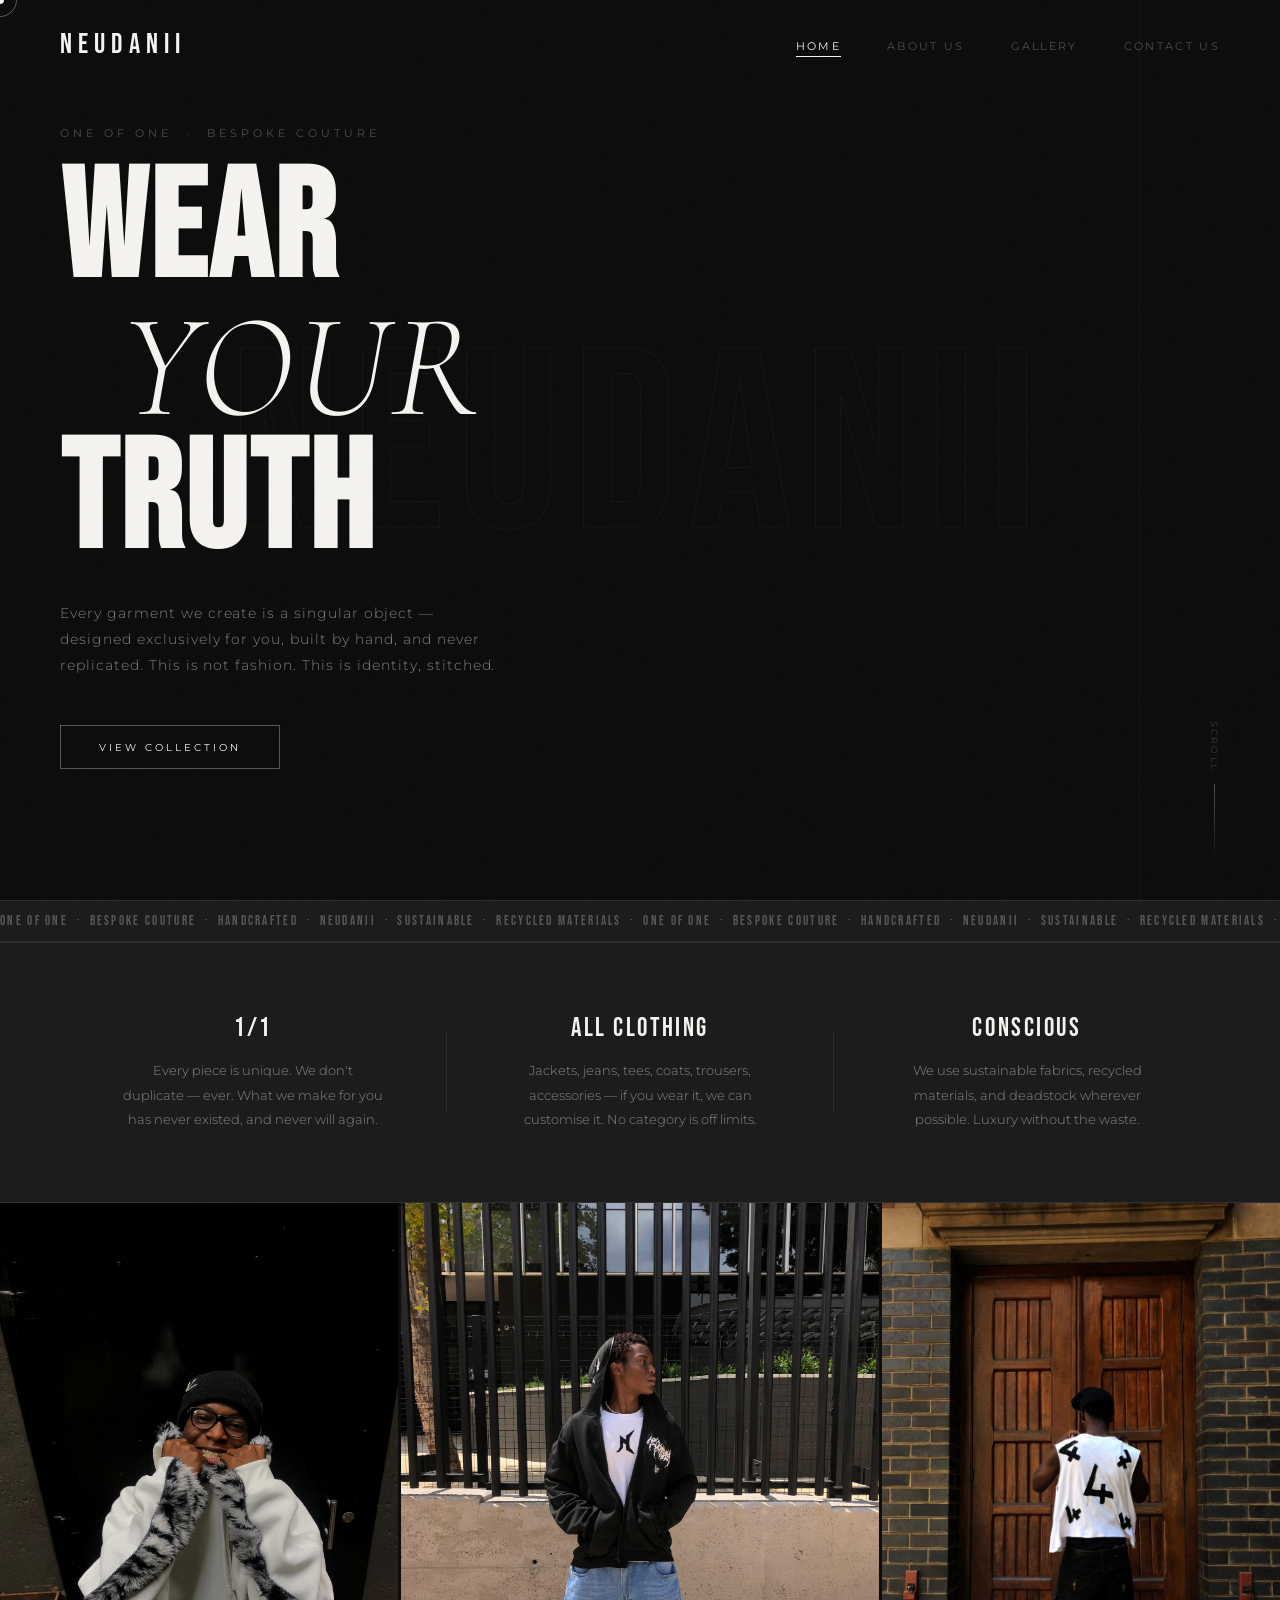
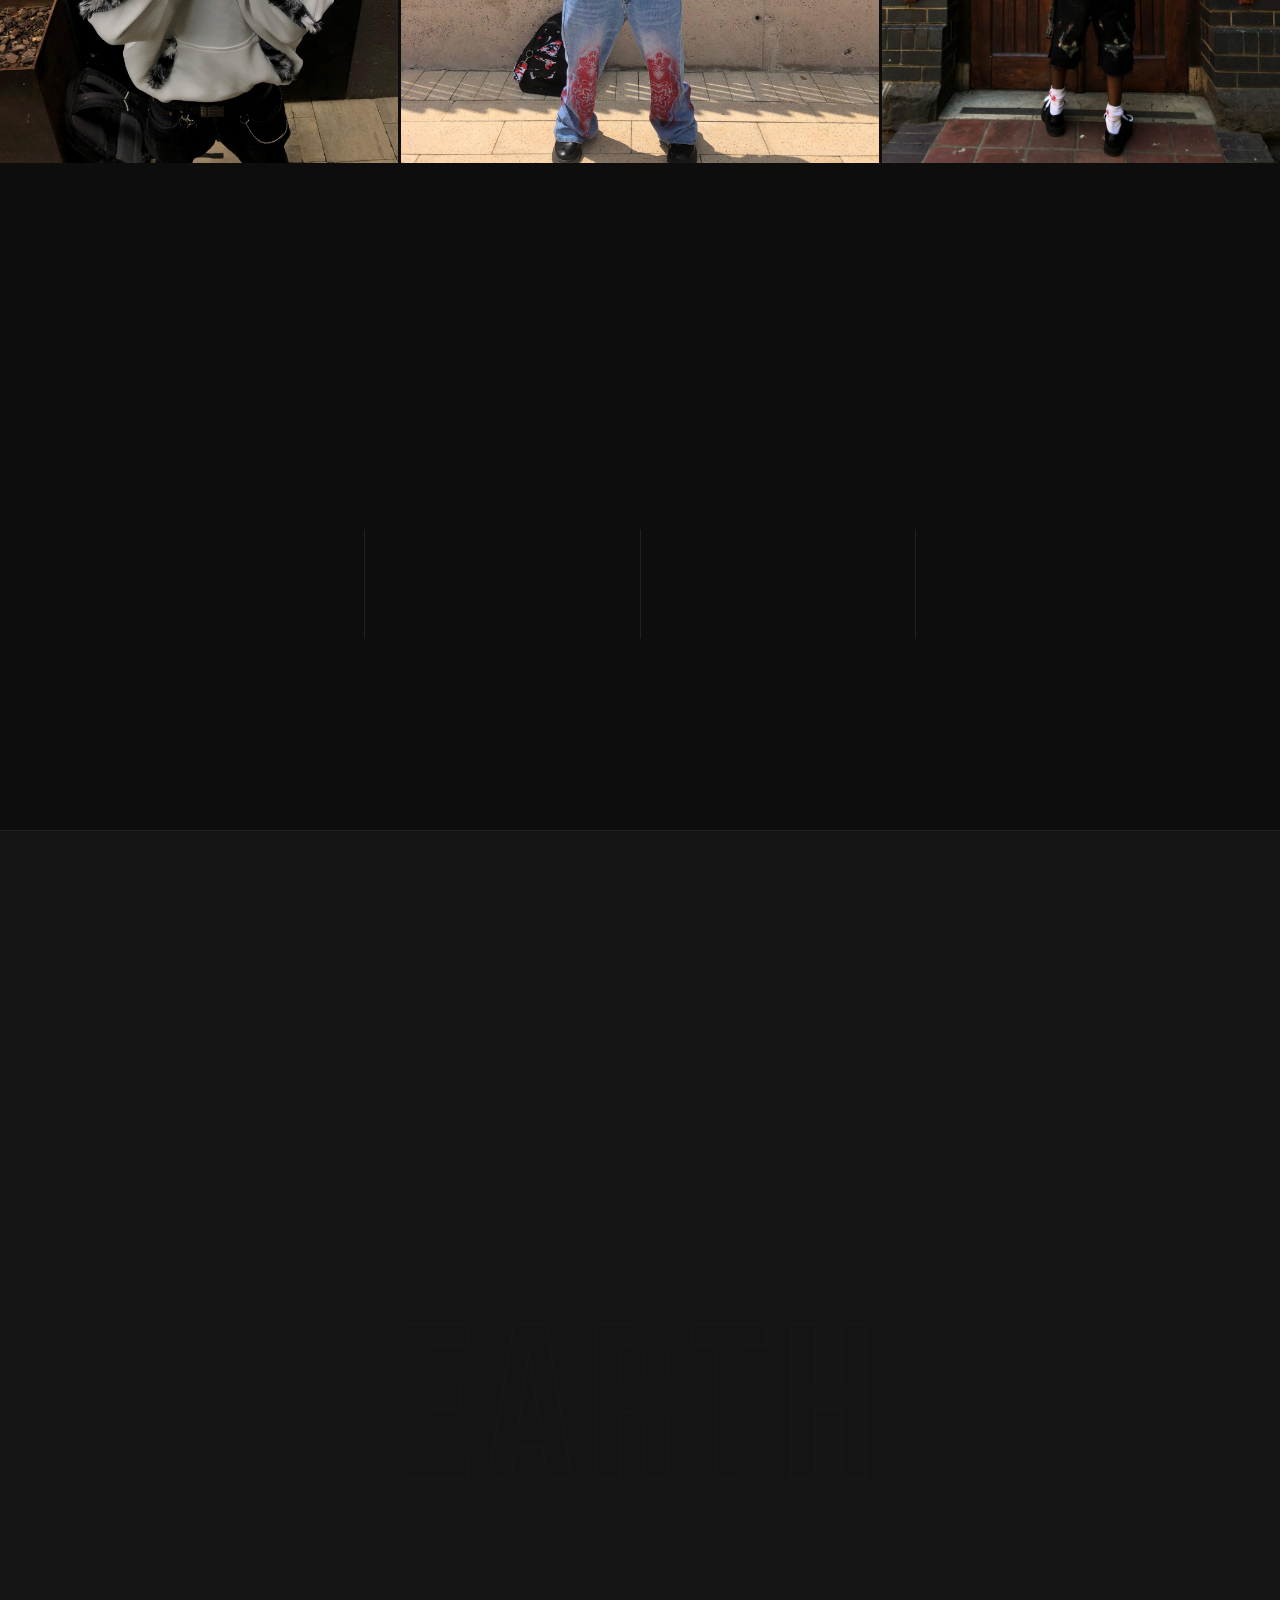
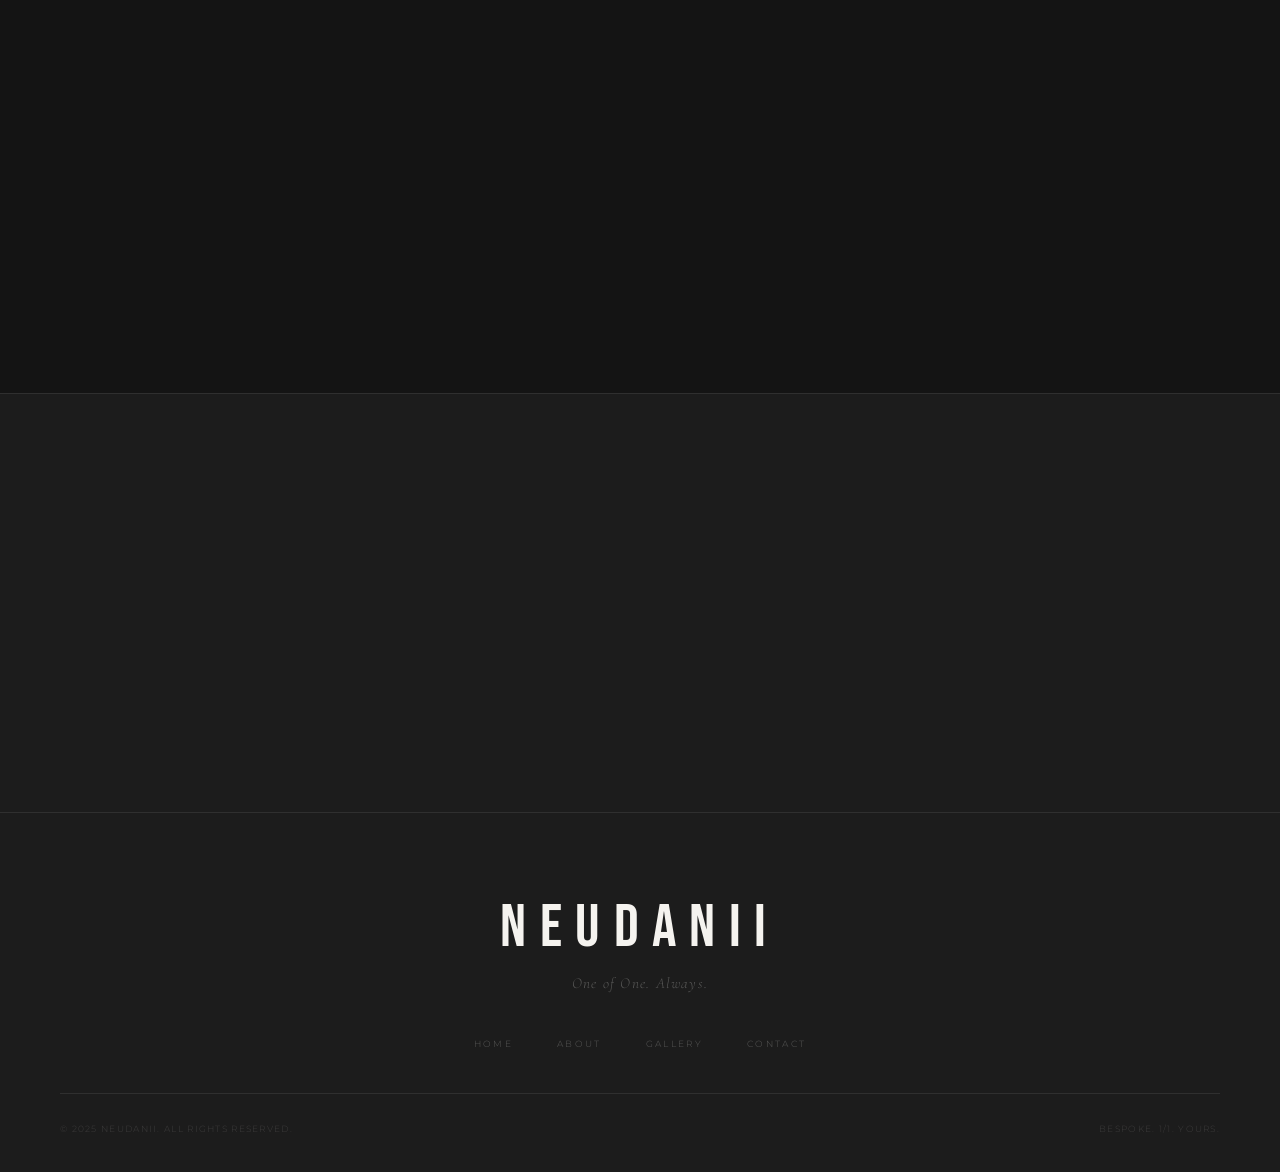
<file: index.html>
<!DOCTYPE html>
<html lang="en">
<head>
  <meta charset="UTF-8" />
  <meta name="viewport" content="width=device-width, initial-scale=1.0" />
  <link rel="preconnect" href="https://fonts.googleapis.com" />
  <link rel="preconnect" href="https://fonts.gstatic.com" crossorigin />
  <link href="https://fonts.googleapis.com/css2?family=Cormorant+Garamond:ital,wght@0,300;0,400;0,500;0,600;1,300;1,400&family=Bebas+Neue&family=Montserrat:wght@200;300;400&display=swap" rel="stylesheet" />
  <link rel="stylesheet" href="style.css" />
  <title>NEUDANII — One of One Bespoke Couture</title>

    <meta name="description" content="NEUDANII — One of One bespoke couture. Handcrafted garments designed exclusively per individual. No repeats. No mass production.">

    <link rel="icon" type="image/jpg" href="/pictures/Neudaniiii (1).jpg">

    <!-- Open Graph -->
    <meta property="og:type" content="website">
    <meta property="og:url" content="https://neudanii.online/">
    <meta property="og:description" content="Handcrafted garments designed exclusively per individual. No repeats. No mass production.">
    <meta property="og:image" content="https://neudanii.online/pictures/Neudaniiii%20(1).jpg">

    <!-- Twitter -->
    <meta name="twitter:card" content="summary_large_image">
    <meta name="twitter:description" content="One of One bespoke couture. Designed once. Never repeated.">
    <meta name="twitter:image" content="https://neudanii.online/pictures/Neudaniiii%20(1).jpg">


</head>
<body>

  <div class="cursor" id="cursor"></div>
  <div class="cursor-follower" id="cursorFollower"></div>
  <div class="noise"></div>

  <!-- NAV -->
  <nav class="navbar" id="navbar">
    <div class="nav-logo"><a href="index.html">NEUDANII</a></div>
    <button class="nav-toggle" id="navToggle" aria-label="Toggle menu">
      <span></span><span></span><span></span>
    </button>
    <ul class="nav-links" id="navLinks">
      <li><a href="index.html"    class="nav-link active">Home</a></li>
      <li><a href="about.html"    class="nav-link">About Us</a></li>
      <li><a href="gallery.html"  class="nav-link">Gallery</a></li>
      <li><a href="contact.html"  class="nav-link">Contact Us</a></li>
    </ul>
  </nav>

  <!-- HERO -->
  <section class="hero" id="home">
    <div class="hero-bg-text">NEUDANII</div>
    <div class="hero-content">
      <p class="hero-sub reveal">One of One &nbsp;·&nbsp; Bespoke Couture</p>
      <h1 class="hero-title reveal">
        <span>WEAR</span>
        <span class="italic">Your</span>
        <span>TRUTH</span>
      </h1>
      <p class="hero-desc reveal">
        Every garment we create is a singular object — designed exclusively for you, built by hand, and never replicated. This is not fashion. This is identity, stitched.
      </p>
      <a href="gallery.html" class="btn-outline reveal">View Collection</a>
    </div>
    <div class="hero-scroll">
      <span>Scroll</span>
      <div class="scroll-line"></div>
    </div>
  </section>

  <!-- MARQUEE -->
  <div class="marquee-wrap">
    <div class="marquee-track">
      <span>ONE OF ONE &nbsp;·&nbsp; BESPOKE COUTURE &nbsp;·&nbsp; HANDCRAFTED &nbsp;·&nbsp; NEUDANII &nbsp;·&nbsp; SUSTAINABLE &nbsp;·&nbsp; RECYCLED MATERIALS &nbsp;·&nbsp; ONE OF ONE &nbsp;·&nbsp; BESPOKE COUTURE &nbsp;·&nbsp; HANDCRAFTED &nbsp;·&nbsp; NEUDANII &nbsp;·&nbsp; SUSTAINABLE &nbsp;·&nbsp; RECYCLED MATERIALS &nbsp;·&nbsp;</span>
    </div>
  </div>

  <!-- INTRO STRIP -->
  <section class="intro-strip">
    <div class="intro-strip-inner">
      <div class="intro-block reveal">
        <span class="intro-num">1/1</span>
        <p>Every piece is unique. We don't duplicate — ever. What we make for you has never existed, and never will again.</p>
      </div>
      <div class="intro-divider"></div>
      <div class="intro-block reveal">
        <span class="intro-num">All Clothing</span>
        <p>Jackets, jeans, tees, coats, trousers, accessories — if you wear it, we can customise it. No category is off limits.</p>
      </div>
      <div class="intro-divider"></div>
      <div class="intro-block reveal">
        <span class="intro-num">Conscious</span>
        <p>We use sustainable fabrics, recycled materials, and deadstock wherever possible. Luxury without the waste.</p>
      </div>
    </div>
  </section>

  <!-- PHOTO SHOWCASE -->
  <section class="photo-showcase">
    <div class="photo-showcase-grid">
      <div class="showcase-item reveal">
        <div class="showcase-img">
          <!-- Replace src with your image e.g. src="images/photo1.jpg" -->
          <img src="pictures/1.jpg" alt="Neudanii piece 1" class="showcase-photo" />
          <div class="showcase-placeholder">
          </div>
        </div>
      </div>
      <div class="showcase-item tall reveal">
        <div class="showcase-img">
          <!-- Replace src with your image e.g. src="images/photo2.jpg" -->
          <img src="pictures/3.jpg" alt="Neudanii piece 2" class="showcase-photo" />
          <div class="showcase-placeholder">
            <span>+</span>
            <p>Add Photo</p>
          </div>
        </div>
      </div>
      <div class="showcase-item reveal">
        <div class="showcase-img">
          <!-- Replace src with your image e.g. src="images/photo3.jpg" -->
          <img src="pictures/4.jpg" alt="Neudanii piece 3" class="showcase-photo" />
          <div class="showcase-placeholder">
            <span>+</span>
            <p>Add Photo</p>
          </div>
        </div>
      </div>
    </div>
  </section>

  <!-- PROCESS -->
  <section class="process">
    <div class="process-inner">
      <div class="section-tag reveal" style="text-align:center">— The Process</div>
      <h2 class="section-title reveal" style="text-align:center">From vision <em>to garment.</em></h2>
      <div class="steps">
        <div class="step reveal">
          <div class="step-num">01</div>
          <h3>Consultation</h3>
          <p>We start with a real conversation — no forms, no templates. Just your story, your references, your aesthetic, and your vision. This is where the idea takes shape.</p>
        </div>
        <div class="step-divider"></div>
        <div class="step reveal">
          <div class="step-num">02</div>
          <h3>Design</h3>
          <p>Sketches, fabric swatches, and rounds of refinement until every detail feels right. We don't move forward until you love what you see on paper.</p>
        </div>
        <div class="step-divider"></div>
        <div class="step reveal">
          <div class="step-num">03</div>
          <h3>Craft</h3>
          <p>Every cut, stitch, and finish is executed by hand with obsessive attention to detail. No machines doing the thinking — just craft, patience, and skill.</p>
        </div>
        <div class="step-divider"></div>
        <div class="step reveal">
          <div class="step-num">04</div>
          <h3>Deliver</h3>
          <p>Your one-of-one piece arrives packaged with intention. Numbered, certified, and guaranteed — it exists once, for you, forever.</p>
        </div>
      </div>
    </div>
  </section>

  <!-- SUSTAINABILITY -->
  <section class="sustainability">
    <div class="sustain-inner">
      <div class="sustain-top">
        <div class="sustain-heading">
          <div class="section-tag reveal">— Our Responsibility</div>
          <h2 class="section-title reveal">Conscious <em>by design.</em></h2>
        </div>
        <div class="sustain-intro">
          <p class="reveal">
            Luxury and responsibility are not opposites. At Neudanii, how we make things matters just as much as what we make. We've built sustainability into the foundation of everything — not as a marketing claim, but as a genuine commitment to the materials we use and the world we operate in.
          </p>
          <p class="reveal">
            Because we work one piece at a time, we produce zero excess. There is no overstock, no waste run, no pile of unsold garments. Every piece is made for a specific person — and that intentionality changes everything.
          </p>
        </div>
      </div>

      <div class="sustain-pillars">
        <div class="pillar reveal">
          <span class="pillar-icon">I</span>
          <h3>Recycled Materials</h3>
          <p>We actively source recycled and upcycled fabrics — from reclaimed denim and deadstock cotton to repurposed leather offcuts. If quality material exists and would otherwise go to waste, we find a way to use it beautifully.</p>
        </div>
        <div class="pillar reveal">
          <span class="pillar-icon">II</span>
          <h3>Sustainable Sourcing</h3>
          <p>Our fabrics come from suppliers certified for ethical and sustainable production. We prioritise organic cotton, natural dyes, low-impact finishing processes, and fully traceable supply chains wherever possible.</p>
        </div>
        <div class="pillar reveal">
          <span class="pillar-icon">III</span>
          <h3>Zero Overproduction</h3>
          <p>The 1/1 model is inherently anti-waste. We never make more than what is commissioned. No excess inventory, no seasonal throwaway, no deadstock of our own creation. One order. One piece. Full stop.</p>
        </div>
      </div>

      <div class="sustain-pledge reveal">
        <blockquote>
          "We believe the most sustainable garment is the one made once — with purpose, with care, and with the intention that it will be kept forever."
        </blockquote>
        <cite>— Neudanii Atelier</cite>
      </div>
    </div>
  </section>

  <!-- CTA BANNER -->
  <section class="cta-banner">
    <div class="cta-banner-inner reveal">
      <p class="cta-eyebrow">Ready to begin?</p>
      <h2 class="cta-title">Your piece is <em>waiting.</em></h2>
      <div class="cta-btns">
        <a href="gallery.html" class="btn-outline">Browse Gallery</a>
        <a href="contact.html" class="btn-outline btn-dark">Commission a Piece</a>
      </div>
    </div>
  </section>

  <!-- FOOTER -->
  <footer class="footer">
    <div class="footer-top">
      <div class="footer-logo">NEUDANII</div>
      <p class="footer-tagline">One of One. Always.</p>
    </div>
    <div class="footer-mid">
      <div class="footer-links">
        <a href="index.html">Home</a>
        <a href="about.html">About</a>
        <a href="gallery.html">Gallery</a>
        <a href="contact.html">Contact</a>
      </div>
    </div>
    <div class="footer-bottom">
      <span>© 2025 Neudanii. All rights reserved.</span>
      <span>Bespoke. 1/1. Yours.</span>
    </div>
  </footer>

  <script src="index.js"></script>
</body>
</html>
</file>
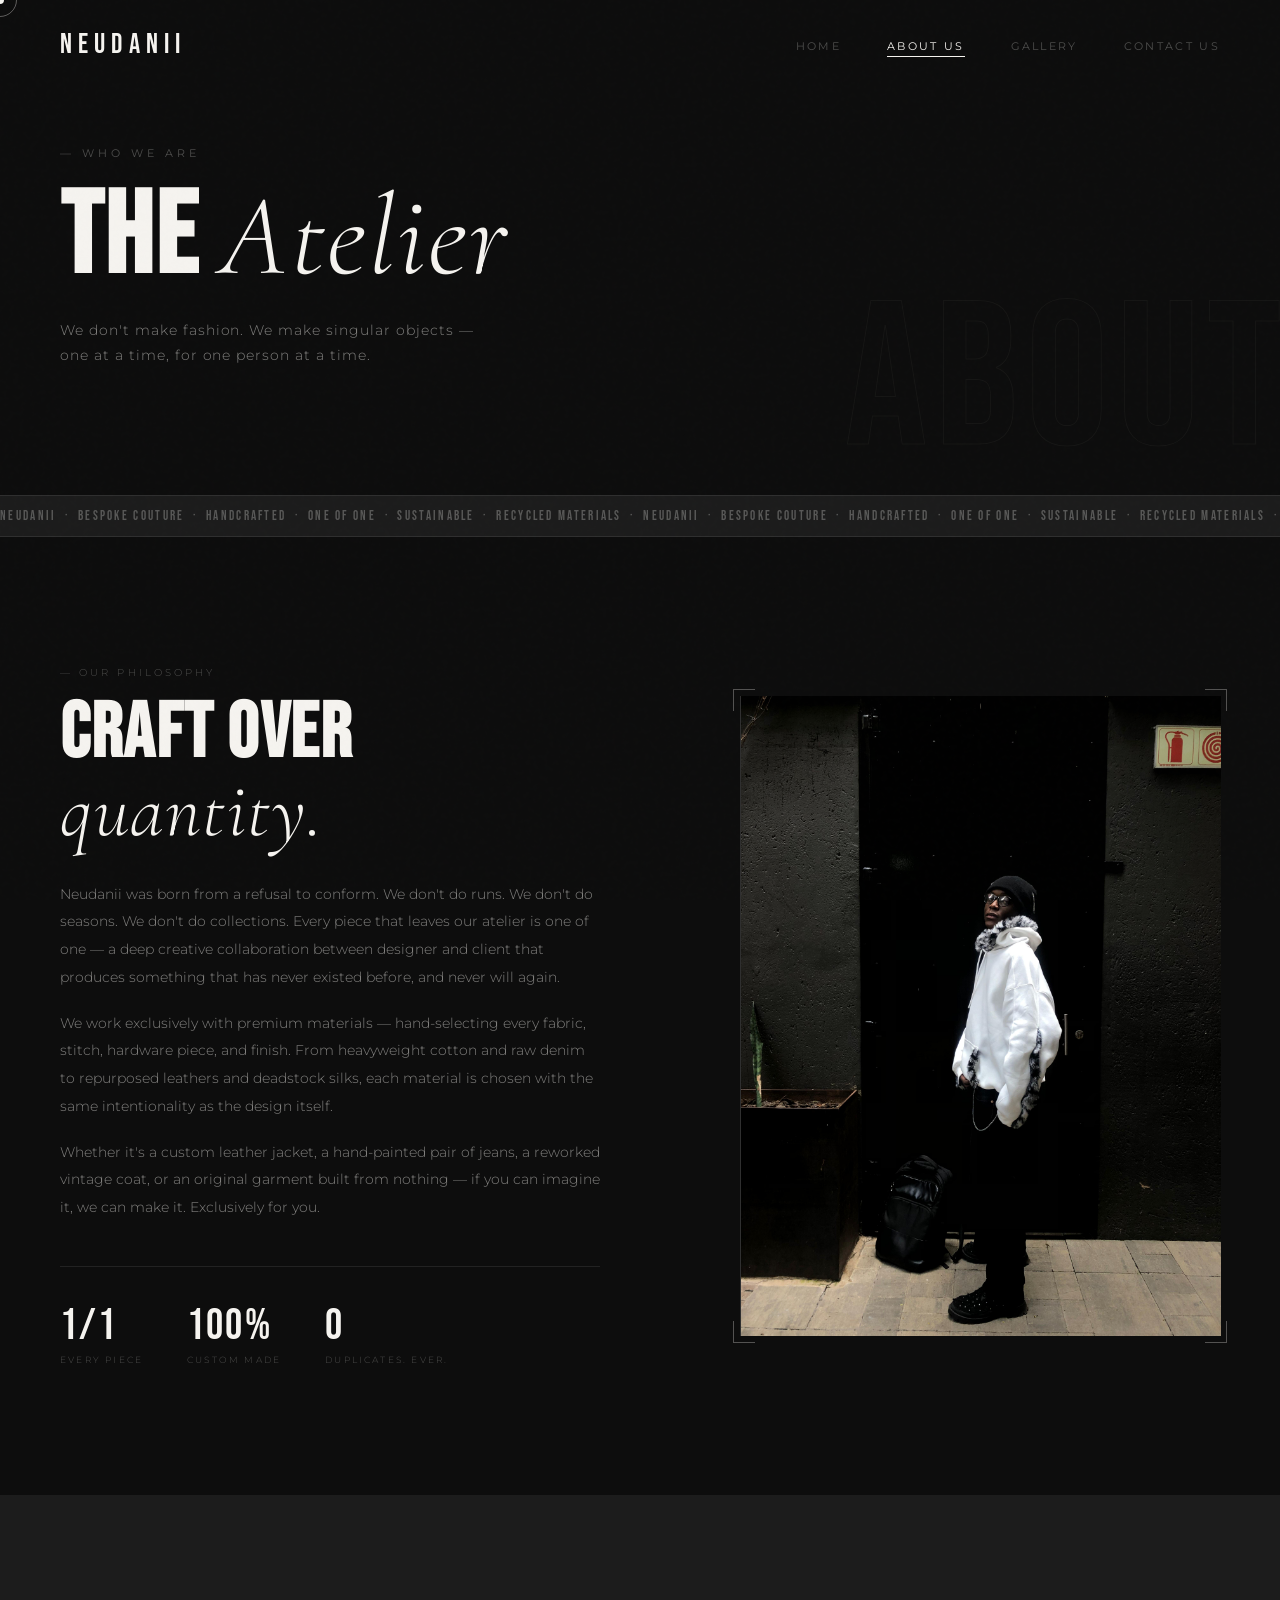
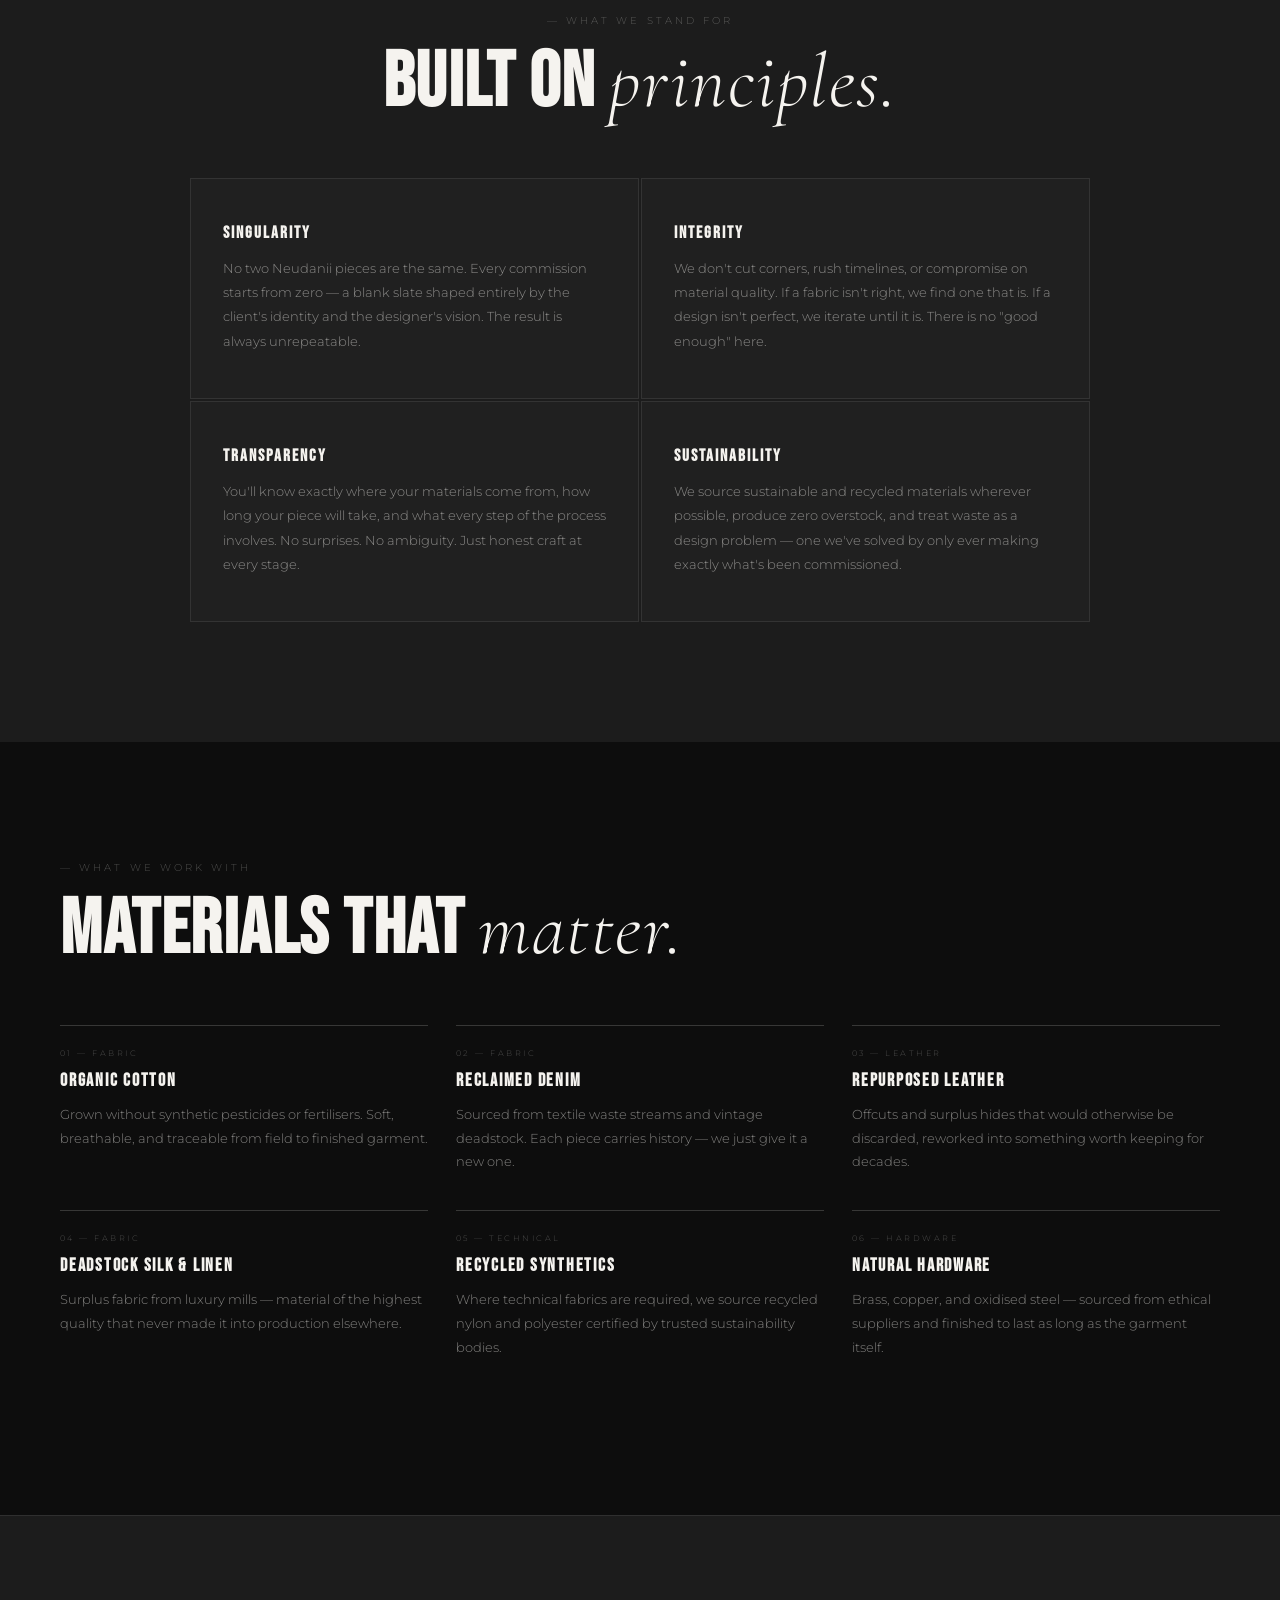
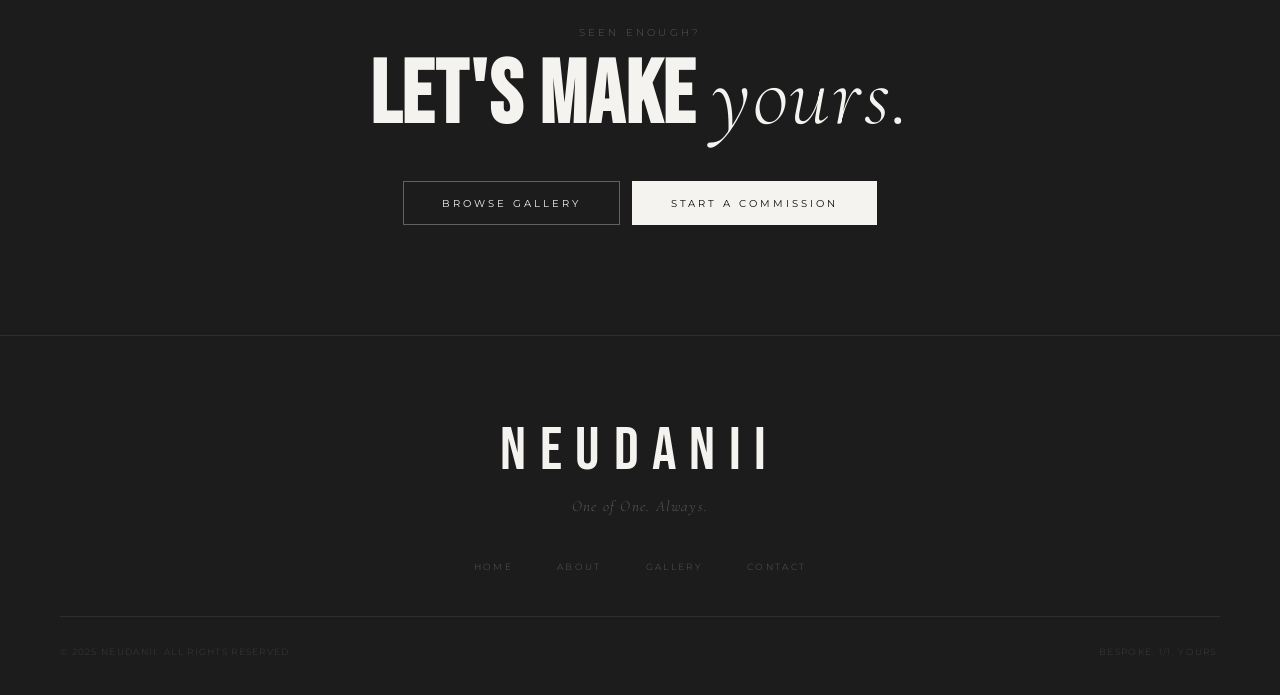
<file: about.html>
<!DOCTYPE html>
<html lang="en">
<head>
  <meta charset="UTF-8" />
  <meta name="viewport" content="width=device-width, initial-scale=1.0" />
  <title>About Us — NEUDANII</title>
  <link rel="preconnect" href="https://fonts.googleapis.com" />
  <link rel="preconnect" href="https://fonts.gstatic.com" crossorigin />
  <link href="https://fonts.googleapis.com/css2?family=Cormorant+Garamond:ital,wght@0,300;0,400;0,500;0,600;1,300;1,400&family=Bebas+Neue&family=Montserrat:wght@200;300;400&display=swap" rel="stylesheet" />
  <link rel="stylesheet" href="style.css" />
  <link rel="icon" type="image/jpg" href="/pictures/Neudaniiii (1).jpg">

<!-- Open Graph -->
<meta property="og:type" content="website">
<meta property="og:url" content="https://neudanii.online/about">
<meta property="og:description" content="A bespoke couture atelier creating one-of-one garments built individually for each client.">
<meta property="og:image" content="https://neudanii.online/pictures/Neudaniiii%20(1).jpg">

<!-- Twitter -->
<meta name="twitter:card" content="summary_large_image">
<meta name="twitter:description" content="One-of-one couture. Designed, built, and never repeated.">
<meta name="twitter:image" content="https://neudanii.online/pictures/Neudaniiii%20(1).jpg">
</head>
<body>

  <div class="cursor" id="cursor"></div>
  <div class="cursor-follower" id="cursorFollower"></div>
  <div class="noise"></div>

  <!-- NAV -->
  <nav class="navbar" id="navbar">
    <div class="nav-logo"><a href="index.html">NEUDANII</a></div>
    <button class="nav-toggle" id="navToggle" aria-label="Toggle menu">
      <span></span><span></span><span></span>
    </button>
    <ul class="nav-links" id="navLinks">
      <li><a href="index.html"    class="nav-link">Home</a></li>
      <li><a href="about.html"    class="nav-link active">About Us</a></li>
      <li><a href="gallery.html"  class="nav-link">Gallery</a></li>
      <li><a href="contact.html"  class="nav-link">Contact Us</a></li>
    </ul>
  </nav>

  <!-- PAGE HERO -->
  <section class="page-hero">
    <div class="page-hero-bg-text">ABOUT</div>
    <div class="page-hero-content">
      <p class="hero-sub reveal">— Who We Are</p>
      <h1 class="page-hero-title reveal">The <em>Atelier</em></h1>
      <p class="hero-desc reveal">We don't make fashion. We make singular objects — one at a time, for one person at a time.</p>
    </div>
  </section>

  <!-- MARQUEE -->
  <div class="marquee-wrap">
    <div class="marquee-track">
      <span>NEUDANII &nbsp;·&nbsp; BESPOKE COUTURE &nbsp;·&nbsp; HANDCRAFTED &nbsp;·&nbsp; ONE OF ONE &nbsp;·&nbsp; SUSTAINABLE &nbsp;·&nbsp; RECYCLED MATERIALS &nbsp;·&nbsp; NEUDANII &nbsp;·&nbsp; BESPOKE COUTURE &nbsp;·&nbsp; HANDCRAFTED &nbsp;·&nbsp; ONE OF ONE &nbsp;·&nbsp; SUSTAINABLE &nbsp;·&nbsp; RECYCLED MATERIALS &nbsp;·&nbsp;</span>
    </div>
  </div>

  <!-- ABOUT MAIN -->
  <section class="about">
    <div class="about-grid">
      <div class="about-left">
        <div class="section-tag reveal">— Our Philosophy</div>
        <h2 class="section-title reveal">Craft over <em>quantity.</em></h2>
        <p class="about-body reveal">
          Neudanii was born from a refusal to conform. We don't do runs. We don't do seasons. We don't do collections. Every piece that leaves our atelier is one of one — a deep creative collaboration between designer and client that produces something that has never existed before, and never will again.
        </p>
        <p class="about-body reveal">
          We work exclusively with premium materials — hand-selecting every fabric, stitch, hardware piece, and finish. From heavyweight cotton and raw denim to repurposed leathers and deadstock silks, each material is chosen with the same intentionality as the design itself.
        </p>
        <p class="about-body reveal">
          Whether it's a custom leather jacket, a hand-painted pair of jeans, a reworked vintage coat, or an original garment built from nothing — if you can imagine it, we can make it. Exclusively for you.
        </p>
        <div class="about-stats reveal">
          <div class="stat">
            <span class="stat-num">1/1</span>
            <span class="stat-label">Every Piece</span>
          </div>
          <div class="stat">
            <span class="stat-num">100%</span>
            <span class="stat-label">Custom Made</span>
          </div>
          <div class="stat">
            <span class="stat-num">0</span>
            <span class="stat-label">Duplicates. Ever.</span>
          </div>
        </div>
      </div>
      <div class="about-right reveal">
        <div class="about-img-frame">
          
          <div class="about-placeholder">
            <img class="about-img-frame" src="pictures/444.jpg" alt="neudanii">
          </div>
          <div class="frame-corner tl"></div>
          <div class="frame-corner tr"></div>
          <div class="frame-corner bl"></div>
          <div class="frame-corner br"></div>
        </div>
      </div>
    </div>
  </section>

  <!-- VALUES -->
  <section class="values">
    <div class="values-inner">
      <div class="section-tag reveal" style="text-align:center">— What We Stand For</div>
      <h2 class="section-title reveal" style="text-align:center">Built on <em>principles.</em></h2>
      <div class="values-grid">
        <div class="value-card reveal">
          <h3>Singularity</h3>
          <p>No two Neudanii pieces are the same. Every commission starts from zero — a blank slate shaped entirely by the client's identity and the designer's vision. The result is always unrepeatable.</p>
        </div>
        <div class="value-card reveal">
          <h3>Integrity</h3>
          <p>We don't cut corners, rush timelines, or compromise on material quality. If a fabric isn't right, we find one that is. If a design isn't perfect, we iterate until it is. There is no "good enough" here.</p>
        </div>
        <div class="value-card reveal">
          <h3>Transparency</h3>
          <p>You'll know exactly where your materials come from, how long your piece will take, and what every step of the process involves. No surprises. No ambiguity. Just honest craft at every stage.</p>
        </div>
        <div class="value-card reveal">
          <h3>Sustainability</h3>
          <p>We source sustainable and recycled materials wherever possible, produce zero overstock, and treat waste as a design problem — one we've solved by only ever making exactly what's been commissioned.</p>
        </div>
      </div>
    </div>
  </section>

  <!-- MATERIALS -->
  <section class="materials">
    <div class="materials-inner">
      <div class="section-tag reveal">— What We Work With</div>
      <h2 class="section-title reveal">Materials that <em>matter.</em></h2>
      <div class="materials-grid">
        <div class="material-item reveal">
          <span class="mat-line-label">01 — Fabric</span>
          <h4>Organic Cotton</h4>
          <p>Grown without synthetic pesticides or fertilisers. Soft, breathable, and traceable from field to finished garment.</p>
        </div>
        <div class="material-item reveal">
          <span class="mat-line-label">02 — Fabric</span>
          <h4>Reclaimed Denim</h4>
          <p>Sourced from textile waste streams and vintage deadstock. Each piece carries history — we just give it a new one.</p>
        </div>
        <div class="material-item reveal">
          <span class="mat-line-label">03 — Leather</span>
          <h4>Repurposed Leather</h4>
          <p>Offcuts and surplus hides that would otherwise be discarded, reworked into something worth keeping for decades.</p>
        </div>
        <div class="material-item reveal">
          <span class="mat-line-label">04 — Fabric</span>
          <h4>Deadstock Silk & Linen</h4>
          <p>Surplus fabric from luxury mills — material of the highest quality that never made it into production elsewhere.</p>
        </div>
        <div class="material-item reveal">
          <span class="mat-line-label">05 — Technical</span>
          <h4>Recycled Synthetics</h4>
          <p>Where technical fabrics are required, we source recycled nylon and polyester certified by trusted sustainability bodies.</p>
        </div>
        <div class="material-item reveal">
          <span class="mat-line-label">06 — Hardware</span>
          <h4>Natural Hardware</h4>
          <p>Brass, copper, and oxidised steel — sourced from ethical suppliers and finished to last as long as the garment itself.</p>
        </div>
      </div>
    </div>
  </section>

  <!-- CTA BANNER -->
  <section class="cta-banner">
    <div class="cta-banner-inner reveal">
      <p class="cta-eyebrow">Seen enough?</p>
      <h2 class="cta-title">Let's make <em>yours.</em></h2>
      <div class="cta-btns">
        <a href="gallery.html" class="btn-outline">Browse Gallery</a>
        <a href="contact.html" class="btn-outline btn-dark">Start a Commission</a>
      </div>
    </div>
  </section>

  <!-- FOOTER -->
  <footer class="footer">
    <div class="footer-top">
      <div class="footer-logo">NEUDANII</div>
      <p class="footer-tagline">One of One. Always.</p>
    </div>
    <div class="footer-mid">
      <div class="footer-links">
        <a href="index.html">Home</a>
        <a href="about.html">About</a>
        <a href="gallery.html">Gallery</a>
        <a href="contact.html">Contact</a>
      </div>
    </div>
    <div class="footer-bottom">
      <span>© 2025 Neudanii. All rights reserved.</span>
      <span>Bespoke. 1/1. Yours.</span>
    </div>
  </footer>

  <script src="index.js"></script>
</body>
</html>
</file>
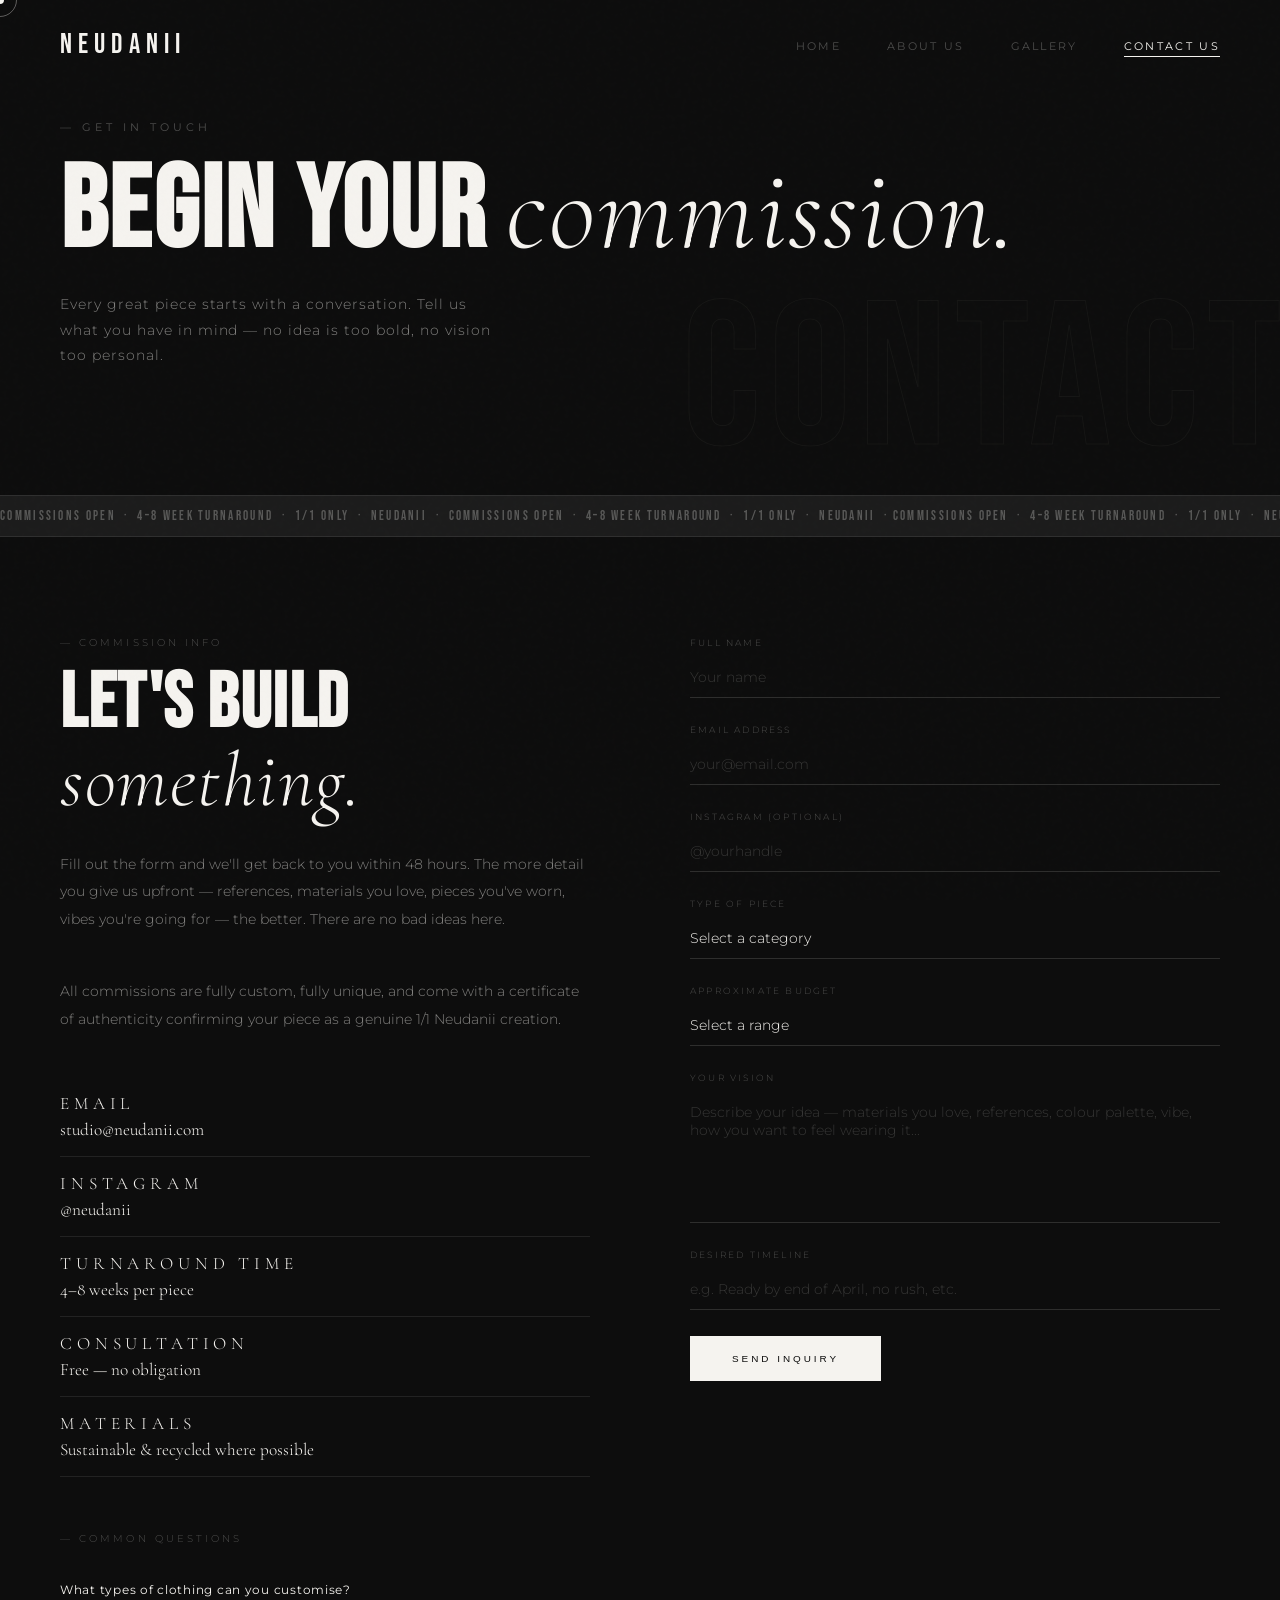
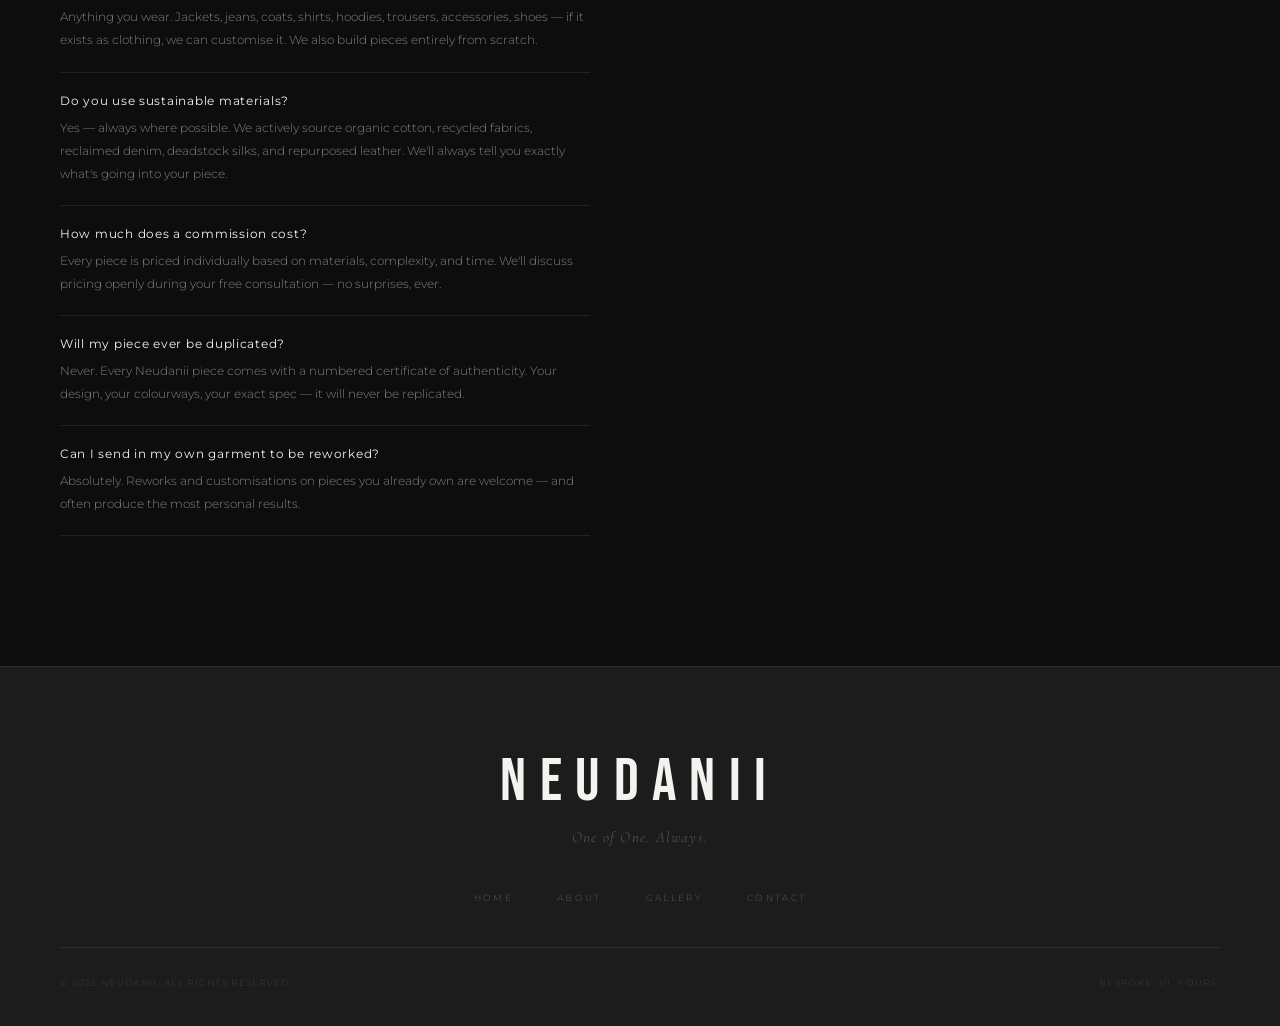
<file: contact.html>
<!DOCTYPE html>
<html lang="en">
<head>
  <meta charset="UTF-8" />
  <meta name="viewport" content="width=device-width, initial-scale=1.0" />
  <title>Contact — NEUDANII</title>
  <link rel="preconnect" href="https://fonts.googleapis.com" />
  <link rel="preconnect" href="https://fonts.gstatic.com" crossorigin />
  <link href="https://fonts.googleapis.com/css2?family=Cormorant+Garamond:ital,wght@0,300;0,400;0,500;0,600;1,300;1,400&family=Bebas+Neue&family=Montserrat:wght@200;300;400&display=swap" rel="stylesheet" />
  <link rel="stylesheet" href="style.css" />
  <meta name="description" content="Commission a one-of-one NEUDANII garment. Every piece begins with a direct conversation and is built uniquely per client.">

<link rel="icon" type="image/jpg" href="/pictures/Neudaniiii (1).jpg">

<!-- Open Graph -->
<meta property="og:type" content="website">
<meta property="og:url" content="https://neudanii.online/contact">
<meta property="og:description" content="Start your one-of-one commission. Built uniquely per client, never repeated.">
<meta property="og:image" content="https://neudanii.online/pictures/Neudaniiii%20(1).jpg">

<!-- Twitter -->
<meta name="twitter:card" content="summary_large_image">
<meta name="twitter:description" content="Commission a one-of-one garment. Designed and built uniquely for you.">
<meta name="twitter:image" content="https://neudanii.online/pictures/Neudaniiii%20(1).jpg">
</head>
<body>

  <div class="cursor" id="cursor"></div>
  <div class="cursor-follower" id="cursorFollower"></div>
  <div class="noise"></div>

  <!-- NAV -->
  <nav class="navbar" id="navbar">
    <div class="nav-logo"><a href="index.html">NEUDANII</a></div>
    <button class="nav-toggle" id="navToggle" aria-label="Toggle menu">
      <span></span><span></span><span></span>
    </button>
    <ul class="nav-links" id="navLinks">
      <li><a href="index.html"    class="nav-link">Home</a></li>
      <li><a href="about.html"    class="nav-link">About Us</a></li>
      <li><a href="gallery.html"  class="nav-link">Gallery</a></li>
      <li><a href="contact.html"  class="nav-link active">Contact Us</a></li>
    </ul>
  </nav>

  <!-- PAGE HERO -->
  <section class="page-hero">
    <div class="page-hero-bg-text">CONTACT</div>
    <div class="page-hero-content">
      <p class="hero-sub reveal">— Get In Touch</p>
      <h1 class="page-hero-title reveal">Begin your <em>commission.</em></h1>
      <p class="hero-desc reveal">Every great piece starts with a conversation. Tell us what you have in mind — no idea is too bold, no vision too personal.</p>
    </div>
  </section>

  <!-- MARQUEE -->
  <div class="marquee-wrap">
    <div class="marquee-track">
      <span>COMMISSIONS OPEN &nbsp;·&nbsp; 4–8 WEEK TURNAROUND &nbsp;·&nbsp; 1/1 ONLY &nbsp;·&nbsp; NEUDANII &nbsp;·&nbsp; COMMISSIONS OPEN &nbsp;·&nbsp; 4–8 WEEK TURNAROUND &nbsp;·&nbsp; 1/1 ONLY &nbsp;·&nbsp; NEUDANII &nbsp;·&nbsp;</span>
    </div>
  </div>

  <!-- CONTACT MAIN -->
  <section class="contact">
    <div class="contact-grid">

      <!-- LEFT INFO -->
      <div class="contact-left">
        <div class="section-tag reveal">— Commission Info</div>
        <h2 class="section-title reveal">Let's build <em>something.</em></h2>
        <p class="contact-body reveal">
          Fill out the form and we'll get back to you within 48 hours. The more detail you give us upfront — references, materials you love, pieces you've worn, vibes you're going for — the better. There are no bad ideas here.
        </p>
        <p class="contact-body reveal">
          All commissions are fully custom, fully unique, and come with a certificate of authenticity confirming your piece as a genuine 1/1 Neudanii creation.
        </p>

        <div class="contact-info reveal">
          <div class="info-line">
            <span class="info-label">Email</span>
            <a href="mailto:studio@neudanii.com">studio@neudanii.com</a>
          </div>
          <div class="info-line">
            <span class="info-label">Instagram</span>
            <a href="#">@neudanii</a>
          </div>
          <div class="info-line">
            <span class="info-label">Turnaround Time</span>
            <span>4–8 weeks per piece</span>
          </div>
          <div class="info-line">
            <span class="info-label">Consultation</span>
            <span>Free — no obligation</span>
          </div>
          <div class="info-line">
            <span class="info-label">Materials</span>
            <span>Sustainable & recycled where possible</span>
          </div>
        </div>

        <!-- FAQ -->
        <div class="faq reveal">
          <div class="section-tag" style="margin-top:56px">— Common Questions</div>
          <div class="faq-list">
            <div class="faq-item">
              <h4>What types of clothing can you customise?</h4>
              <p>Anything you wear. Jackets, jeans, coats, shirts, hoodies, trousers, accessories, shoes — if it exists as clothing, we can customise it. We also build pieces entirely from scratch.</p>
            </div>
            <div class="faq-item">
              <h4>Do you use sustainable materials?</h4>
              <p>Yes — always where possible. We actively source organic cotton, recycled fabrics, reclaimed denim, deadstock silks, and repurposed leather. We'll always tell you exactly what's going into your piece.</p>
            </div>
            <div class="faq-item">
              <h4>How much does a commission cost?</h4>
              <p>Every piece is priced individually based on materials, complexity, and time. We'll discuss pricing openly during your free consultation — no surprises, ever.</p>
            </div>
            <div class="faq-item">
              <h4>Will my piece ever be duplicated?</h4>
              <p>Never. Every Neudanii piece comes with a numbered certificate of authenticity. Your design, your colourways, your exact spec — it will never be replicated.</p>
            </div>
            <div class="faq-item">
              <h4>Can I send in my own garment to be reworked?</h4>
              <p>Absolutely. Reworks and customisations on pieces you already own are welcome — and often produce the most personal results.</p>
            </div>
          </div>
        </div>
      </div>

      <!-- RIGHT FORM -->
      <div class="contact-right reveal">
        <form class="contact-form" id="contactForm">
          <div class="form-group">
            <label for="name">Full Name</label>
            <input type="text" id="name" placeholder="Your name" required />
          </div>
          <div class="form-group">
            <label for="email">Email Address</label>
            <input type="email" id="email" placeholder="your@email.com" required />
          </div>
          <div class="form-group">
            <label for="instagram">Instagram (optional)</label>
            <input type="text" id="instagram" placeholder="@yourhandle" />
          </div>
          <div class="form-group">
            <label for="piece">Type of Piece</label>
            <select id="piece">
              <option value="">Select a category</option>
              <option>Outerwear (jacket, coat, trench)</option>
              <option>Tops (shirt, tee, hoodie)</option>
              <option>Bottoms (jeans, trousers, shorts)</option>
              <option>Accessories (belt, bag, hat)</option>
              <option>Full Look</option>
              <option>Rework / Customisation on existing piece</option>
              <option>Other</option>
            </select>
          </div>
          <div class="form-group">
            <label for="budget">Approximate Budget</label>
            <select id="budget">
              <option value="">Select a range</option>
              <option>Under R2,000</option>
              <option>R2,000 – R5,000</option>
              <option>R5,000 – R10,000</option>
              <option>R10,000+</option>
              <option>Let's discuss</option>
            </select>
          </div>
          <div class="form-group">
            <label for="message">Your Vision</label>
            <textarea id="message" rows="6" placeholder="Describe your idea — materials you love, references, colour palette, vibe, how you want to feel wearing it..."></textarea>
          </div>
          <div class="form-group">
            <label for="timeline">Desired Timeline</label>
            <input type="text" id="timeline" placeholder="e.g. Ready by end of April, no rush, etc." />
          </div>
          <button type="submit" class="btn-submit">Send Inquiry</button>
          <div class="form-success" id="formSuccess">✦ Your message has been received. We'll be in touch within 48 hours.</div>
        </form>
      </div>

    </div>
  </section>

  <!-- FOOTER -->
  <footer class="footer">
    <div class="footer-top">
      <div class="footer-logo">NEUDANII</div>
      <p class="footer-tagline">One of One. Always.</p>
    </div>
    <div class="footer-mid">
      <div class="footer-links">
        <a href="index.html">Home</a>
        <a href="about.html">About</a>
        <a href="gallery.html">Gallery</a>
        <a href="contact.html">Contact</a>
      </div>
    </div>
    <div class="footer-bottom">
      <span>© 2025 Neudanii. All rights reserved.</span>
      <span>Bespoke. 1/1. Yours.</span>
    </div>
  </footer>

  <script src="index.js"></script>
</body>
</html>
</file>
<file: style.css>
/* ============================================================
   NEUDANII — style.css
   Black background · White text · Cursor always visible
   ============================================================ */

:root {
  --black:      #0d0d0d;
  --black-mid:  #141414;
  --black-soft: #1c1c1c;
  --white:      #f5f3ef;
  --off-white:  #e8e5df;
  --muted:      rgba(245,243,239,0.5);
  --very-muted: rgba(245,243,239,0.28);
  --border:     rgba(245,243,239,0.09);
  --font-display: 'Bebas Neue', sans-serif;
  --font-serif:   'Cormorant Garamond', serif;
  --font-sans:    'Montserrat', sans-serif;
}

*, *::before, *::after { box-sizing: border-box; margin: 0; padding: 0; }
html { scroll-behavior: smooth; }

body {
  background: var(--black);
  color: var(--white);
  font-family: var(--font-sans);
  font-weight: 300;
  overflow-x: hidden;
  cursor: none;
}

/* ── Noise overlay — low z-index, never covers cursor ── */
.noise {
  position: fixed; inset: 0;
  z-index: 40;
  pointer-events: none;
  background-image: url("data:image/svg+xml,%3Csvg viewBox='0 0 200 200' xmlns='http://www.w3.org/2000/svg'%3E%3Cfilter id='n'%3E%3CfeTurbulence type='fractalNoise' baseFrequency='0.85' numOctaves='4' stitchTiles='stitch'/%3E%3C/filter%3E%3Crect width='100%25' height='100%25' filter='url(%23n)' opacity='0.035'/%3E%3C/svg%3E");
  opacity: 0.3;
}

/* ── Custom Cursor — always above everything ── */
.cursor {
  width: 8px; height: 8px;
  background: var(--white);
  border-radius: 50%;
  position: fixed; top: 0; left: 0;
  pointer-events: none;
  z-index: 99999;
  transform: translate(-50%, -50%);
  will-change: left, top;
}

.cursor-follower {
  width: 34px; height: 34px;
  border: 1px solid rgba(245,243,239,0.35);
  border-radius: 50%;
  position: fixed; top: 0; left: 0;
  pointer-events: none;
  z-index: 99998;
  transform: translate(-50%, -50%);
  transition: width .28s ease, height .28s ease, border-color .28s ease;
  will-change: left, top;
}

body:has(a:hover) .cursor-follower,
body:has(button:hover) .cursor-follower {
  width: 54px; height: 54px;
  border-color: var(--white);
}

/* ── Navbar ── */
.navbar {
  position: fixed; top: 0; left: 0; right: 0;
  z-index: 9000;
  display: flex; align-items: center; justify-content: space-between;
  padding: 28px 60px;
  transition: background .4s, padding .4s, border-color .4s;
}

.navbar.scrolled {
  background: rgba(13,13,13,0.96);
  backdrop-filter: blur(16px);
  padding: 17px 60px;
  border-bottom: 1px solid var(--border);
}

.nav-logo a {
  font-family: var(--font-display);
  font-size: 1.75rem; letter-spacing: .22em;
  color: var(--white); text-decoration: none;
}

.nav-links { list-style: none; display: flex; gap: 46px; }

.nav-link {
  font-size: .66rem; font-weight: 400;
  letter-spacing: .22em; text-transform: uppercase;
  color: var(--very-muted);
  text-decoration: none; position: relative;
  transition: color .3s;
}
.nav-link::after {
  content: ''; position: absolute; bottom: -4px; left: 0;
  width: 0; height: 1px; background: var(--white);
  transition: width .35s ease;
}
.nav-link:hover, .nav-link.active { color: var(--white); }
.nav-link:hover::after, .nav-link.active::after { width: 100%; }

.nav-toggle {
  display: none; flex-direction: column; gap: 6px;
  background: none; border: none; cursor: none; padding: 4px;
}
.nav-toggle span {
  display: block; width: 27px; height: 1px;
  background: var(--white);
  transition: transform .3s, opacity .3s;
}

/* ── Page Hero (inner pages) ── */
.page-hero {
  position: relative; min-height: 55vh;
  display: flex; align-items: flex-end;
  padding: 0 60px 80px;
  background: var(--black);
  overflow: hidden;
}

.page-hero-bg-text {
  position: absolute; bottom: -10px; right: -10px;
  font-family: var(--font-display);
  font-size: clamp(80px, 16vw, 220px);
  letter-spacing: .04em; color: transparent;
  -webkit-text-stroke: 1px rgba(245,243,239,.04);
  pointer-events: none; user-select: none;
  white-space: nowrap;
}

.page-hero-content { position: relative; z-index: 2; }

.page-hero-title {
  font-family: var(--font-display);
  font-size: clamp(52px, 9vw, 120px);
  line-height: .95; letter-spacing: .02em;
  color: var(--white); margin-bottom: 24px;
}
.page-hero-title em {
  font-family: var(--font-serif);
  font-style: italic; font-weight: 300;
}

/* ── Hero (home) ── */
.hero {
  position: relative; min-height: 100vh;
  display: flex; align-items: center;
  overflow: hidden; padding: 0 60px;
  background: var(--black);
}
.hero::after {
  content: ''; position: absolute; top: 0; right: 140px;
  width: 1px; height: 100%;
  background: rgba(245,243,239,.04);
}
.hero-bg-text {
  position: absolute; top: 50%; left: 50%;
  transform: translate(-50%, -50%);
  font-family: var(--font-display);
  font-size: clamp(100px, 20vw, 260px);
  letter-spacing: .05em; color: transparent;
  -webkit-text-stroke: 1px rgba(245,243,239,.04);
  white-space: nowrap; pointer-events: none; user-select: none;
  animation: slowDrift 20s ease-in-out infinite alternate;
}
@keyframes slowDrift {
  from { transform: translate(-50%, -50%) scale(1); }
  to   { transform: translate(-50%, -48%) scale(1.03); }
}

.hero-content { position: relative; z-index: 2; max-width: 820px; }

.hero-sub {
  font-size: .66rem; font-weight: 400;
  letter-spacing: .38em; text-transform: uppercase;
  color: var(--very-muted); margin-bottom: 22px;
}

.hero-title {
  font-family: var(--font-display);
  font-size: clamp(72px, 12vw, 160px);
  line-height: .9; letter-spacing: .02em;
  text-transform: uppercase; color: var(--white);
  display: flex; flex-direction: column; margin-bottom: 30px;
}
.hero-title .italic {
  font-family: var(--font-serif);
  font-style: italic; font-weight: 300;
  font-size: clamp(68px, 11.5vw, 150px);
  padding-left: 60px;
}

.hero-desc {
  font-size: .87rem; font-weight: 300;
  letter-spacing: .07em; color: var(--muted);
  max-width: 440px; line-height: 1.85; margin-bottom: 46px;
}

/* ── Buttons ── */
.btn-outline {
  display: inline-block;
  font-size: .62rem; font-weight: 400;
  letter-spacing: .3em; text-transform: uppercase;
  color: var(--white);
  border: 1px solid rgba(245,243,239,.32);
  padding: 15px 38px; text-decoration: none;
  position: relative; overflow: hidden;
  transition: color .4s;
}
.btn-outline::before {
  content: ''; position: absolute; inset: 0;
  background: var(--white);
  transform: translateX(-101%);
  transition: transform .4s cubic-bezier(.77,0,.175,1);
}
.btn-outline:hover { color: var(--black); }
.btn-outline:hover::before { transform: translateX(0); }

.btn-dark {
  background: var(--white); color: var(--black);
  border-color: var(--white);
}
.btn-dark::before { background: var(--off-white); }
.btn-dark:hover { color: var(--black); }

/* ── Scroll indicator ── */
.hero-scroll {
  position: absolute; bottom: 38px; right: 60px;
  display: flex; flex-direction: column; align-items: center; gap: 12px;
}
.hero-scroll span {
  font-size: .55rem; letter-spacing: .3em;
  text-transform: uppercase; color: var(--very-muted);
  writing-mode: vertical-rl;
}
.scroll-line {
  width: 1px; height: 78px;
  background: linear-gradient(to bottom, rgba(245,243,239,.3), transparent);
  animation: scrollPulse 2.5s ease-in-out infinite;
}
@keyframes scrollPulse {
  0%,100% { opacity:.4; transform:scaleY(1); }
  50%      { opacity:1;  transform:scaleY(.6); }
}

/* ── Marquee ── */
.marquee-wrap {
  overflow: hidden;
  border-top: 1px solid var(--border);
  border-bottom: 1px solid var(--border);
  background: var(--black-soft); padding: 12px 0;
}
.marquee-track {
  display: flex; white-space: nowrap;
  animation: marqueeScroll 28s linear infinite;
}
.marquee-track span {
  font-family: var(--font-display);
  font-size: .8rem; letter-spacing: .18em;
  color: rgba(245,243,239,.28); flex-shrink: 0;
}
@keyframes marqueeScroll {
  from { transform: translateX(0); }
  to   { transform: translateX(-50%); }
}

/* ── Shared section helpers ── */
.section-tag {
  font-size: .6rem; letter-spacing: .32em;
  text-transform: uppercase; color: var(--very-muted);
  margin-bottom: 18px; display: block;
}
.section-title {
  font-family: var(--font-display);
  font-size: clamp(40px, 6vw, 78px);
  line-height: 1; letter-spacing: .02em;
  margin-bottom: 30px; color: var(--white);
}
.section-title em { font-family: var(--font-serif); font-style: italic; font-weight: 300; }

/* ── Reveal animation ── */
.reveal {
  opacity: 0; transform: translateY(36px);
  transition: opacity .9s cubic-bezier(.215,.61,.355,1),
              transform .9s cubic-bezier(.215,.61,.355,1);
}
.reveal.visible { opacity: 1; transform: translateY(0); }

/* ── Intro Strip ── */
.intro-strip {
  background: var(--black-soft);
  border-top: 1px solid var(--border);
  border-bottom: 1px solid var(--border);
  padding: 70px 60px;
}
.intro-strip-inner {
  max-width: 1200px; margin: 0 auto;
  display: flex; align-items: flex-start;
}
.intro-block {
  flex: 1; padding: 0 48px;
  text-align: center;
}
.intro-num {
  font-family: var(--font-display);
  font-size: 1.6rem; letter-spacing: .1em;
  color: var(--white); display: block; margin-bottom: 14px;
}
.intro-block p {
  font-size: .83rem; line-height: 1.85;
  color: var(--muted); font-weight: 300;
  max-width: 260px; margin: 0 auto;
}
.intro-divider {
  width: 1px; height: 80px;
  background: var(--border);
  align-self: center; flex-shrink: 0;
}

/* ── Photo Showcase ── */
.photo-showcase {
  background: var(--black);
  padding: 0;
}
.photo-showcase-grid {
  display: grid;
  grid-template-columns: 1fr 1.2fr 1fr;
  grid-template-rows: 560px;
  gap: 3px;
}
.showcase-item { position: relative; overflow: hidden; }
.showcase-item.tall { grid-row: span 1; align-self: stretch; }
.showcase-img {
  width: 100%; height: 100%;
  position: relative;
}
.showcase-photo {
  width: 100%; height: 100%;
  object-fit: cover;
  display: block;
  position: absolute; inset: 0;
  transition: transform .7s cubic-bezier(.25,.46,.45,.94);
}
.showcase-photo[src=""] { display: none; }
.showcase-item:hover .showcase-photo { transform: scale(1.04); }
.showcase-placeholder {
  width: 100%; height: 100%;
  background: var(--black-soft);
  border: 1px solid var(--border);
  display: flex; flex-direction: column;
  align-items: center; justify-content: center; gap: 10px;
  transition: background .3s;
}
.showcase-placeholder:has(~ .showcase-photo[src]:not([src=""])) { display: none; }
.showcase-item:hover .showcase-placeholder { background: var(--black-mid); }
.showcase-placeholder span {
  font-family: var(--font-display);
  font-size: 2.5rem; color: rgba(245,243,239,.15);
  line-height: 1;
}
.showcase-placeholder p {
  font-size: .58rem; letter-spacing: .3em;
  text-transform: uppercase; color: rgba(245,243,239,.2);
}

/* ── Process ── */
.process {
  background: var(--black); padding: 120px 60px;
  border-bottom: 1px solid var(--border);
}
.process-inner { max-width: 1100px; margin: 0 auto; }
.steps { display: flex; align-items: flex-start; margin-top: 68px; }
.step {
  flex: 1; padding: 0 30px;
  text-align: center;
}
.step-divider {
  width: 1px; height: 110px;
  background: var(--border);
  align-self: center; flex-shrink: 0;
}
.step-num {
  font-family: var(--font-display);
  font-size: 3.4rem; color: rgba(245,243,239,.06);
  line-height: 1; margin-bottom: 18px; letter-spacing: .05em;
}
.step h3 {
  font-family: var(--font-display);
  font-size: 1.35rem; letter-spacing: .1em;
  margin-bottom: 11px; text-transform: uppercase; color: var(--white);
}
.step p {
  font-size: .81rem; color: var(--muted); line-height: 1.85;
  font-weight: 300; max-width: 200px; margin: 0 auto;
}

/* ── Sustainability ── */
.sustainability {
  background: var(--black-mid); padding: 130px 60px;
  position: relative; overflow: hidden;
}
.sustainability::before {
  content: 'EARTH';
  position: absolute; top: 50%; left: 50%;
  transform: translate(-50%, -50%);
  font-family: var(--font-display);
  font-size: clamp(80px, 18vw, 220px);
  letter-spacing: .06em; color: transparent;
  -webkit-text-stroke: 1px rgba(245,243,239,.025);
  white-space: nowrap; pointer-events: none;
}
.sustain-inner { max-width: 1200px; margin: 0 auto; position: relative; z-index: 2; }
.sustain-top {
  display: grid; grid-template-columns: 1fr 1fr;
  gap: 80px; align-items: start; margin-bottom: 72px;
}
.sustain-heading .section-tag { color: var(--very-muted); }
.sustain-heading .section-title { color: var(--white); }
.sustain-intro { padding-top: 22px; }
.sustain-intro p {
  font-size: .9rem; line-height: 1.95;
  color: var(--muted); font-weight: 300; margin-bottom: 18px;
}
.sustain-pillars { display: grid; grid-template-columns: repeat(3,1fr); gap: 2px; }
.pillar {
  background: rgba(245,243,239,.03);
  border: 1px solid var(--border);
  padding: 38px 28px;
  transition: background .3s;
}
.pillar:hover { background: rgba(245,243,239,.07); }
.pillar-icon {
  font-family: var(--font-display);
  font-size: 2rem; letter-spacing: .06em;
  color: rgba(245,243,239,.1);
  margin-bottom: 16px; display: block;
}
.pillar h3 {
  font-family: var(--font-display);
  font-size: 1rem; letter-spacing: .12em;
  text-transform: uppercase; color: var(--white); margin-bottom: 12px;
}
.pillar p { font-size: .79rem; line-height: 1.85; color: var(--muted); font-weight: 300; }
.sustain-pledge {
  margin-top: 68px; padding-top: 46px;
  border-top: 1px solid var(--border);
  text-align: center;
}
.sustain-pledge blockquote {
  font-family: var(--font-serif); font-style: italic;
  font-size: clamp(1.15rem, 2.5vw, 1.85rem);
  font-weight: 300; color: rgba(245,243,239,.6);
  max-width: 760px; margin: 0 auto;
  line-height: 1.65; letter-spacing: .02em;
}
.sustain-pledge cite {
  display: block;
  font-size: .57rem; letter-spacing: .3em;
  text-transform: uppercase;
  color: var(--very-muted);
  margin-top: 22px; font-style: normal;
}

/* ── About ── */
.about { padding: 130px 60px; background: var(--black); }
.about-grid {
  display: grid; grid-template-columns: 1fr 1fr;
  gap: 80px; align-items: center;
  max-width: 1280px; margin: 0 auto;
}
.about-body {
  font-size: .89rem; line-height: 1.95;
  color: var(--muted); margin-bottom: 18px; font-weight: 300;
}
.about-stats {
  display: flex; gap: 44px;
  margin-top: 44px; padding-top: 38px;
  border-top: 1px solid var(--border);
}
.stat { display: flex; flex-direction: column; }
.stat-num {
  font-family: var(--font-display);
  font-size: 2.7rem; line-height: 1;
  color: var(--white); letter-spacing: .05em;
}
.stat-label {
  font-size: .57rem; letter-spacing: .24em;
  text-transform: uppercase; color: var(--very-muted); margin-top: 6px;
}
.about-img-frame {
  position: relative; aspect-ratio: 3/4;
  max-width: 480px; margin-left: auto;
}
.about-placeholder {
  width: 100%; height: 100%;
  background: var(--black-soft);
  border: 1px solid var(--border);
  display: flex; flex-direction: column;
  align-items: center; justify-content: center; gap: 12px;
}
.about-placeholder span {
  font-family: var(--font-display);
  font-size: 3rem; letter-spacing: .2em;
  color: rgba(245,243,239,.07);
}
.about-placeholder p {
  font-size: .62rem; letter-spacing: .24em;
  text-transform: uppercase; color: rgba(245,243,239,.18);
}
.frame-corner {
  position: absolute; width: 22px; height: 22px;
  border-color: rgba(245,243,239,.3); border-style: solid;
}
.frame-corner.tl { top: -7px; left: -7px; border-width: 1px 0 0 1px; }
.frame-corner.tr { top: -7px; right: -7px; border-width: 1px 1px 0 0; }
.frame-corner.bl { bottom: -7px; left: -7px; border-width: 0 0 1px 1px; }
.frame-corner.br { bottom: -7px; right: -7px; border-width: 0 1px 1px 0; }

/* ── Values ── */
.values { background: var(--black-soft); padding: 120px 60px; }
.values-inner { max-width: 1200px; margin: 0 auto; }
.values-grid {
  display: grid; grid-template-columns: repeat(2,1fr);
  gap: 2px; margin-top: 56px;
  max-width: 900px; margin-left: auto; margin-right: auto;
}
.value-card {
  padding: 44px 32px;
  border: 1px solid var(--border);
  background: rgba(245,243,239,.02);
  transition: background .3s;
}
.value-card:hover { background: rgba(245,243,239,.06); }
.value-icon {
  font-family: var(--font-display);
  font-size: 2.5rem; letter-spacing: .08em;
  color: rgba(245,243,239,.08);
  margin-bottom: 20px; display: block;
}
.value-card h3 {
  font-family: var(--font-display);
  font-size: 1.05rem; letter-spacing: .12em;
  text-transform: uppercase; color: var(--white); margin-bottom: 14px;
}
.value-card p {
  font-size: .8rem; line-height: 1.9;
  color: var(--muted); font-weight: 300;
}

/* ── Materials ── */
.materials { background: var(--black); padding: 120px 60px; }
.materials-inner { max-width: 1200px; margin: 0 auto; }
.materials-grid {
  display: grid; grid-template-columns: repeat(3,1fr);
  gap: 0 28px; margin-top: 56px;
}
.material-item {
  display: flex; flex-direction: column;
  padding-top: 22px; padding-bottom: 36px;
  border-top: 1px solid rgba(245,243,239,.18);
  position: relative;
  transition: border-color .3s;
}
.material-item::before {
  content: '';
  position: absolute; top: -1px; left: 0;
  height: 1px; width: 0;
  background: var(--white);
  transition: width .5s cubic-bezier(.77,0,.175,1);
}
.material-item:hover::before { width: 100%; }
.mat-line-label {
  font-size: .52rem; letter-spacing: .3em;
  text-transform: uppercase; color: var(--very-muted);
  margin-bottom: 12px; display: block;
}
.material-item h4 {
  font-family: var(--font-display);
  font-size: 1.1rem; letter-spacing: .1em;
  text-transform: uppercase; color: var(--white);
  margin-bottom: 12px;
}
.material-item p { font-size: .8rem; line-height: 1.85; color: var(--muted); font-weight: 300; }

/* ── CTA Banner ── */
.cta-banner {
  background: var(--black-soft); padding: 110px 60px;
  border-top: 1px solid var(--border);
}
.cta-banner-inner { max-width: 700px; margin: 0 auto; text-align: center; }
.cta-eyebrow {
  font-size: .62rem; letter-spacing: .32em;
  text-transform: uppercase; color: var(--very-muted); margin-bottom: 16px;
}
.cta-title {
  font-family: var(--font-display);
  font-size: clamp(44px, 7vw, 88px);
  line-height: .95; letter-spacing: .02em;
  color: var(--white); margin-bottom: 42px;
}
.cta-title em { font-family: var(--font-serif); font-style: italic; font-weight: 300; }
.cta-btns { display: flex; justify-content: center; gap: 12px; flex-wrap: wrap; }

/* ── Gallery ── */
.gallery-section { padding: 100px 60px 130px; background: var(--black); }

.gallery-grid {
  display: grid; grid-template-columns: repeat(3,1fr);
  grid-auto-rows: 420px; gap: 4px;
  max-width: 1400px; margin: 0 auto;
}
.gallery-item { 
  position: relative; overflow: hidden; cursor: none;
  aspect-ratio: 1 / 1;
}
.gallery-img { 
  width: 100%; height: 100%; 
  object-fit: cover;
}
.img-placeholder {
  width: 100%; height: 100%;
  background: var(--black-soft);
  display: flex; align-items: center; justify-content: center;
  transition: transform .7s cubic-bezier(.25,.46,.45,.94);
}
.gallery-item:hover .img-placeholder { transform: scale(1.06); }
.img-placeholder span {
  font-family: var(--font-display);
  font-size: 4rem; color: rgba(245,243,239,.05); letter-spacing: .1em;
}
.gallery-overlay {
  position: absolute; inset: 0;
  background: linear-gradient(to top, rgba(0,0,0,.88) 0%, transparent 58%);
  display: flex; flex-direction: column;
  justify-content: flex-end; padding: 26px;
  transform: translateY(18px); opacity: 0;
  transition: opacity .42s ease, transform .42s ease;
}
.gallery-item:hover .gallery-overlay { opacity: 1; transform: translateY(0); }
.item-cat {
  font-size: .55rem; letter-spacing: .28em;
  text-transform: uppercase; color: rgba(245,243,239,.45); margin-bottom: 5px;
}
.item-name {
  font-family: var(--font-serif); font-size: 1.35rem;
  font-weight: 400; font-style: italic;
  color: var(--white); margin-bottom: 9px;
}
.item-tag { font-family: var(--font-display); font-size: .7rem; letter-spacing: .18em; color: rgba(245,243,239,.38); }
.gallery-cta { text-align: center; margin-top: 68px; }
.gallery-cta-note {
  font-size: .83rem; color: var(--muted); letter-spacing: .04em;
  line-height: 1.8; max-width: 500px; margin: 0 auto 28px;
}

/* ── Contact ── */
.contact { background: var(--black); padding: 100px 60px 130px; }
.contact-grid {
  display: grid; grid-template-columns: 1fr 1fr;
  gap: 100px; max-width: 1200px; margin: 0 auto; align-items: start;
}
.contact-body { font-size: .89rem; line-height: 1.95; color: var(--muted); margin-bottom: 44px; }
.contact-info { display: flex; flex-direction: column; gap: 0; }
.info-line {
  display: flex; flex-direction: column; gap: 5px;
  padding: 16px 0; border-bottom: 1px solid var(--border);
}
.info-label { font-size: .54rem; letter-spacing: .28em; text-transform: uppercase; color: var(--very-muted); }
.info-line a, .info-line span {
  font-family: var(--font-serif); font-size: 1.08rem;
  color: var(--white); text-decoration: none; transition: opacity .3s;
}
.info-line a:hover { opacity: .5; }

/* FAQ */
.faq .faq-list { display: flex; flex-direction: column; gap: 0; }
.faq-item { padding: 20px 0; border-bottom: 1px solid var(--border); }
.faq-item h4 {
  font-family: var(--font-sans); font-size: .76rem;
  font-weight: 400; letter-spacing: .06em;
  color: var(--white); margin-bottom: 8px;
}
.faq-item p { font-size: .78rem; line-height: 1.85; color: var(--muted); font-weight: 300; }

/* Form */
.contact-form { display: flex; flex-direction: column; gap: 26px; }
.form-group { display: flex; flex-direction: column; gap: 9px; }
.form-group label { font-size: .55rem; letter-spacing: .25em; text-transform: uppercase; color: var(--very-muted); }
.form-group input,
.form-group select,
.form-group textarea {
  background: transparent; border: none;
  border-bottom: 1px solid rgba(245,243,239,.14);
  color: var(--white); font-family: var(--font-sans);
  font-size: .88rem; font-weight: 300;
  padding: 11px 0; outline: none;
  transition: border-color .3s;
  width: 100%; resize: none;
  -webkit-appearance: none; appearance: none;
}
.form-group select option { background: var(--black); color: var(--white); }
.form-group input:focus,
.form-group select:focus,
.form-group textarea:focus { border-bottom-color: var(--white); }
.form-group input::placeholder,
.form-group textarea::placeholder { color: rgba(245,243,239,.18); }
.btn-submit {
  align-self: flex-start;
  font-size: .62rem; font-weight: 400;
  letter-spacing: .3em; text-transform: uppercase;
  color: var(--black); background: var(--white);
  border: none; padding: 17px 42px; cursor: none;
  position: relative; overflow: hidden; transition: opacity .3s;
}
.btn-submit:hover { opacity: .82; }
.form-success {
  display: none; font-size: .7rem;
  letter-spacing: .12em; color: var(--muted); padding-top: 8px;
}

/* ── Footer ── */
.footer { background: var(--black-soft); padding: 78px 60px 38px; border-top: 1px solid var(--border); }
.footer-top { text-align: center; margin-bottom: 46px; }
.footer-logo {
  font-family: var(--font-display);
  font-size: 3.8rem; letter-spacing: .22em;
  margin-bottom: 10px; color: var(--white);
}
.footer-tagline {
  font-family: var(--font-serif); font-style: italic;
  font-size: .95rem; color: var(--very-muted); letter-spacing: .08em;
}
.footer-mid { margin-bottom: 44px; }
.footer-links { display: flex; justify-content: center; gap: 44px; }
.footer-links a {
  font-size: .58rem; letter-spacing: .25em;
  text-transform: uppercase; color: var(--very-muted);
  text-decoration: none; transition: color .3s;
}
.footer-links a:hover { color: var(--white); }
.footer-bottom {
  display: flex; justify-content: space-between;
  padding-top: 30px; border-top: 1px solid var(--border);
  font-size: .54rem; letter-spacing: .15em;
  color: rgba(245,243,239,.15); text-transform: uppercase;
}

/* ── Responsive ── */
@media (max-width: 1024px) {
  .about-grid, .contact-grid, .sustain-top { grid-template-columns: 1fr; gap: 56px; }
  .photo-showcase-grid { grid-template-columns: 1fr 1fr; grid-template-rows: 360px 360px; }
  .showcase-item:last-child { grid-column: span 2; }
  .about-right { display: none; }
  .steps { flex-direction: column; gap: 38px; }
  .step-divider { width: 55px; height: 1px; align-self: center; }
  .gallery-grid { grid-template-columns: repeat(2,1fr); grid-auto-rows: 380px; }
  .sustain-pillars, .materials-grid { grid-template-columns: 1fr 1fr; }
  .values-grid { grid-template-columns: 1fr 1fr; }  .intro-strip-inner { flex-direction: column; gap: 0; }
  .intro-divider { width: 50px; height: 1px; align-self: center; margin: 8px auto; }
  .intro-block { padding: 28px 24px; }
}

@media (max-width: 768px) {
  .navbar { padding: 20px 24px; }
  .navbar.scrolled { padding: 14px 24px; }
  .nav-toggle { display: flex; z-index: 9500; }
  .nav-links {
    position: fixed; inset: 0;
    background: var(--black);
    flex-direction: column; align-items: center; justify-content: center;
    gap: 34px; opacity: 0; pointer-events: none;
    transition: opacity .4s; z-index: 9400;
  }
  .nav-links.open { opacity: 1; pointer-events: all; }
  .nav-link { font-size: .85rem; color: var(--white); }

  .hero, .page-hero { padding: 0 24px; }
  .hero { padding-bottom: 0; }
  .page-hero { padding-bottom: 60px; }
  .hero::after { display: none; }
  .hero-scroll { right: 24px; }

  .intro-strip, .process, .sustainability,
  .about, .values, .materials,
  .gallery-section, .contact, .cta-banner { padding: 80px 24px; }

  .gallery-grid { grid-template-columns: 1fr; grid-auto-rows: 300px; }
  .photo-showcase-grid { grid-template-columns: 1fr; grid-template-rows: repeat(3, 320px); }
  .showcase-item:last-child { grid-column: span 1; }
  .sustain-pillars, .materials-grid, .values-grid { grid-template-columns: 1fr; }
  .footer { padding: 56px 24px 30px; }
  .footer-bottom { flex-direction: column; gap: 10px; text-align: center; }
  .footer-links { gap: 24px; flex-wrap: wrap; }
  .about-stats { gap: 24px; }
  .cta-btns { flex-direction: column; align-items: center; }

  .cursor, .cursor-follower { display: none; }
  body { cursor: auto; }
}
</file>
